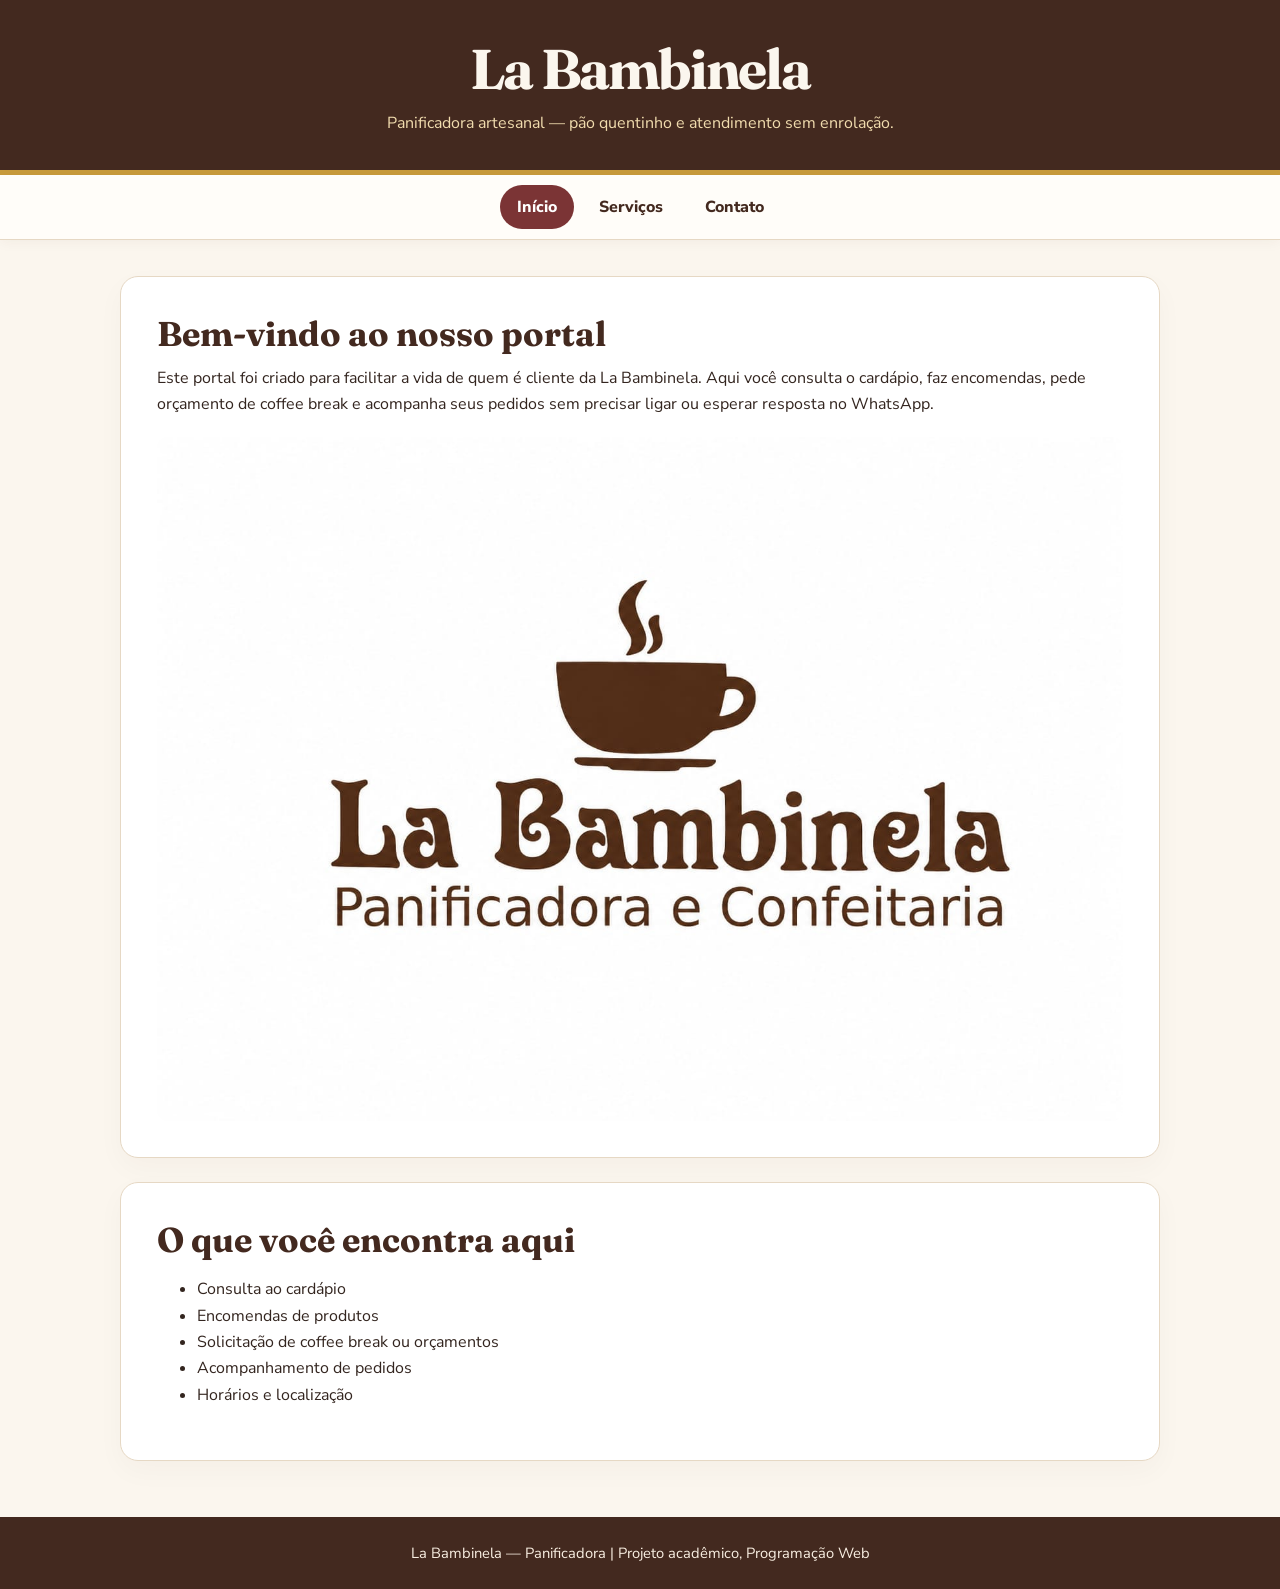
<file: index.html>
<!DOCTYPE html>
<html lang="pt-BR">
<head>
  <meta charset="UTF-8">
  <meta name="viewport" content="width=device-width, initial-scale=1.0">
  <title>La Bambinela | Portal de Serviços</title>
  <link rel="stylesheet" href="css/style.css">
  <link rel="preconnect" href="https://fonts.googleapis.com">
  <link href="https://fonts.googleapis.com/css2?family=Fraunces:opsz,wght@9..144,500;9..144,700&family=Nunito+Sans:wght@400;600;800&display=swap" rel="stylesheet">
</head>
<body>

  <header>
    <h1>La Bambinela</h1>
    <p>Panificadora artesanal — pão quentinho e atendimento sem enrolação.</p>
  </header>

  <nav>
    <a href="index.html" aria-current="page">Início</a>
    <a href="servicos.html">Serviços</a>
    <a href="contato.html">Contato</a>
  </nav>

  <main>
    <section>
      <h2>Bem-vindo ao nosso portal</h2>
      <p>Este portal foi criado para facilitar a vida de quem é cliente da La Bambinela.
      Aqui você consulta o cardápio, faz encomendas, pede orçamento de coffee break e
      acompanha seus pedidos sem precisar ligar ou esperar resposta no WhatsApp.</p>
      <img src="img/padaria.jpg" alt="Balcão da padaria La Bambinela com pães e doces artesanais expostos">
    </section>

    <section>
      <h2>O que você encontra aqui</h2>
      <ul>
        <li>Consulta ao cardápio</li>
        <li>Encomendas de produtos</li>
        <li>Solicitação de coffee break ou orçamentos</li>
        <li>Acompanhamento de pedidos</li>
        <li>Horários e localização</li>
      </ul>
    </section>
  </main>

  <footer>
    <p>La Bambinela — Panificadora | Projeto acadêmico, Programação Web</p>
  </footer>

</body>
</html>
</file>
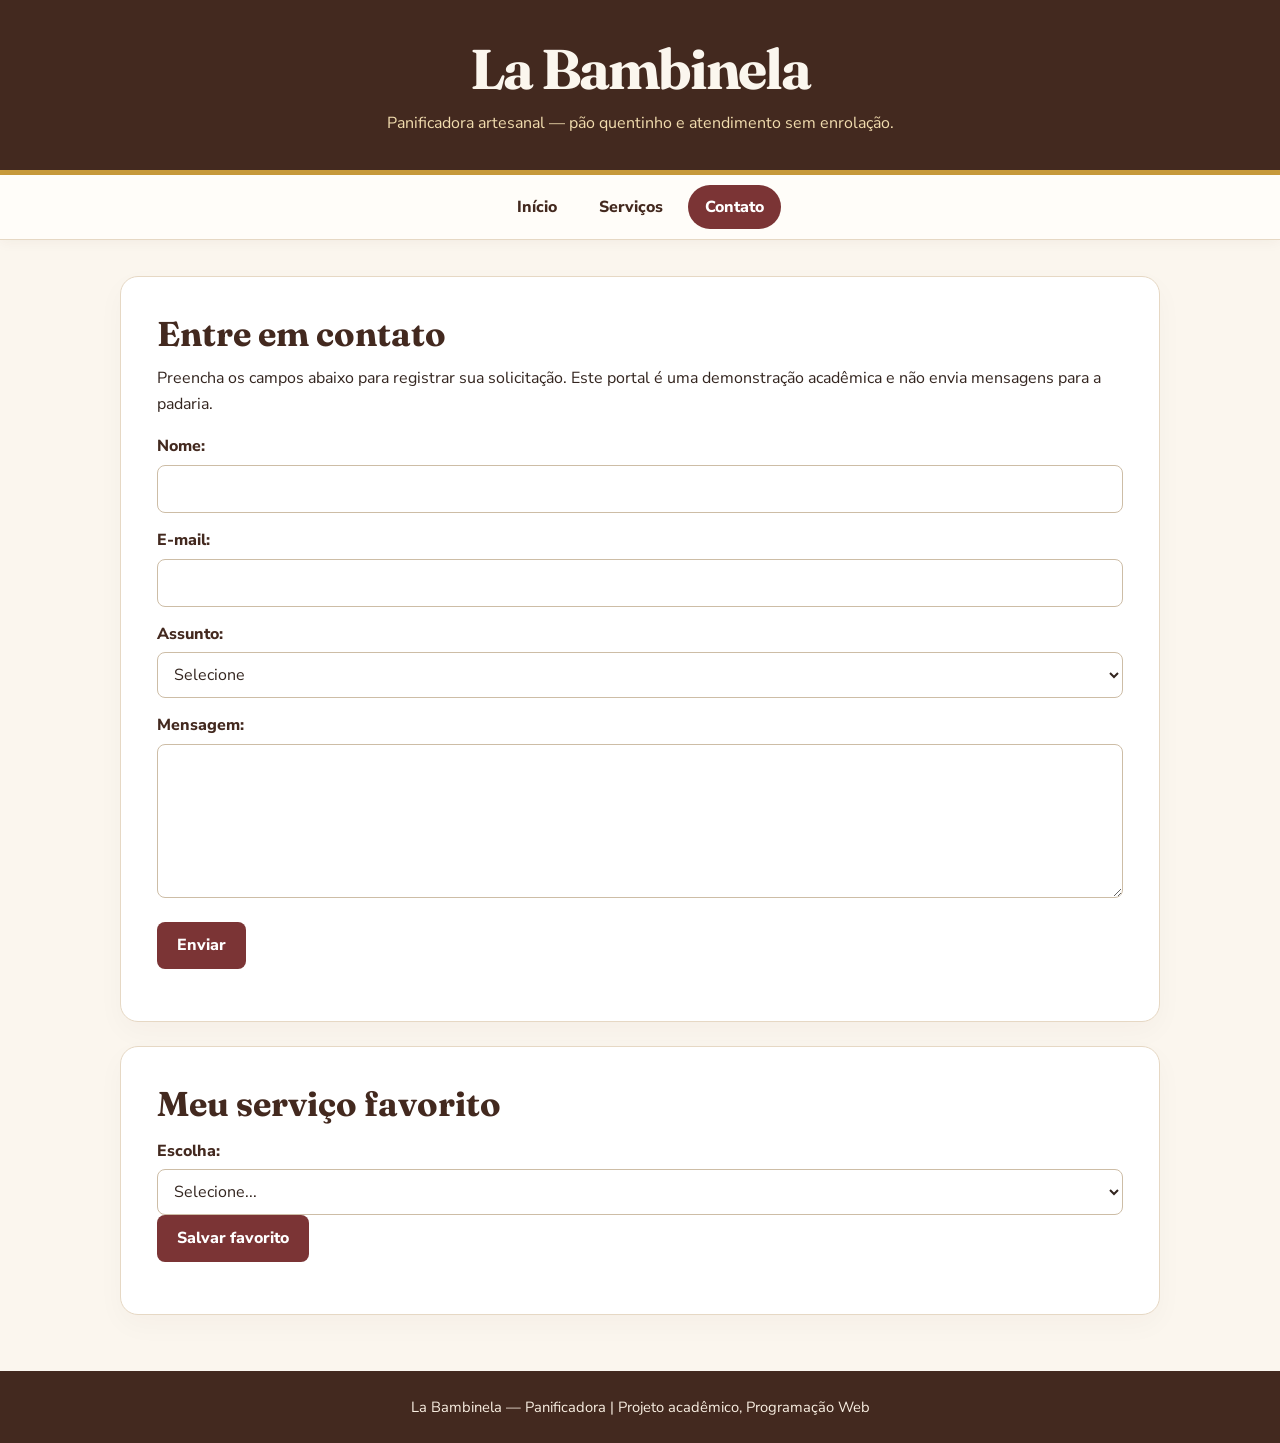
<file: contato.html>
<!DOCTYPE html>
<html lang="pt-BR">
<head>
  <meta charset="UTF-8">
  <meta name="viewport" content="width=device-width, initial-scale=1.0">
  <title>Contato | La Bambinela</title>
  <link rel="stylesheet" href="css/style.css">
  <link rel="preconnect" href="https://fonts.googleapis.com">
  <link href="https://fonts.googleapis.com/css2?family=Fraunces:opsz,wght@9..144,500;9..144,700&family=Nunito+Sans:wght@400;600;800&display=swap" rel="stylesheet">
</head>
<body>

  <header>
    <h1>La Bambinela</h1>
    <p>Panificadora artesanal — pão quentinho e atendimento sem enrolação.</p>
  </header>

  <nav>
    <a href="index.html">Início</a>
    <a href="servicos.html">Serviços</a>
    <a href="contato.html" aria-current="page">Contato</a>
  </nav>

  <main>
    <section>
      <h2>Entre em contato</h2>
      <p>Preencha os campos abaixo para registrar sua solicitação. Este portal é uma demonstração acadêmica e não envia mensagens para a padaria.</p>

      <form id="formContato">
        <label for="nome">Nome:</label>
        <input type="text" id="nome" name="nome" required>

        <label for="email">E-mail:</label>
        <input type="email" id="email" name="email" required>

        <label for="assunto">Assunto:</label>
        <select id="assunto" name="assunto" required>
          <option value="">Selecione</option>
          <option value="cardapio">Consulta ao cardápio</option>
          <option value="encomenda">Encomenda de produtos</option>
          <option value="coffee-break">Coffee break / orçamento</option>
          <option value="acompanhamento">Acompanhamento de pedido</option>
          <option value="horarios">Horários e localização</option>
        </select>

        <label for="mensagem">Mensagem:</label>
        <textarea id="mensagem" name="mensagem" rows="5" required></textarea>

        <button type="submit">Enviar</button>

        <p id="mensagemForm" aria-live="polite"></p>
      </form>
    </section>

    <section class="preferencia">
      <h2>Meu serviço favorito</h2>
      <label for="servicoFavorito">Escolha:</label>
      <select id="servicoFavorito">
        <option value="">Selecione...</option>
        <option value="cardapio">Cardápio</option>
        <option value="encomenda">Encomenda</option>
        <option value="coffee-break">Coffee break</option>
        <option value="acompanhamento">Acompanhamento de pedidos</option>
        <option value="horarios">Horários e localização</option>
      </select>

      <button id="btnSalvarFavorito" type="button">Salvar favorito</button>
      <p id="favoritoSalvo" aria-live="polite"></p>
    </section>
  </main>

  <footer>
    <p>La Bambinela — Panificadora | Projeto acadêmico, Programação Web</p>
  </footer>

  <script src="js/contato.js"></script>
</body>
</html>
</file>
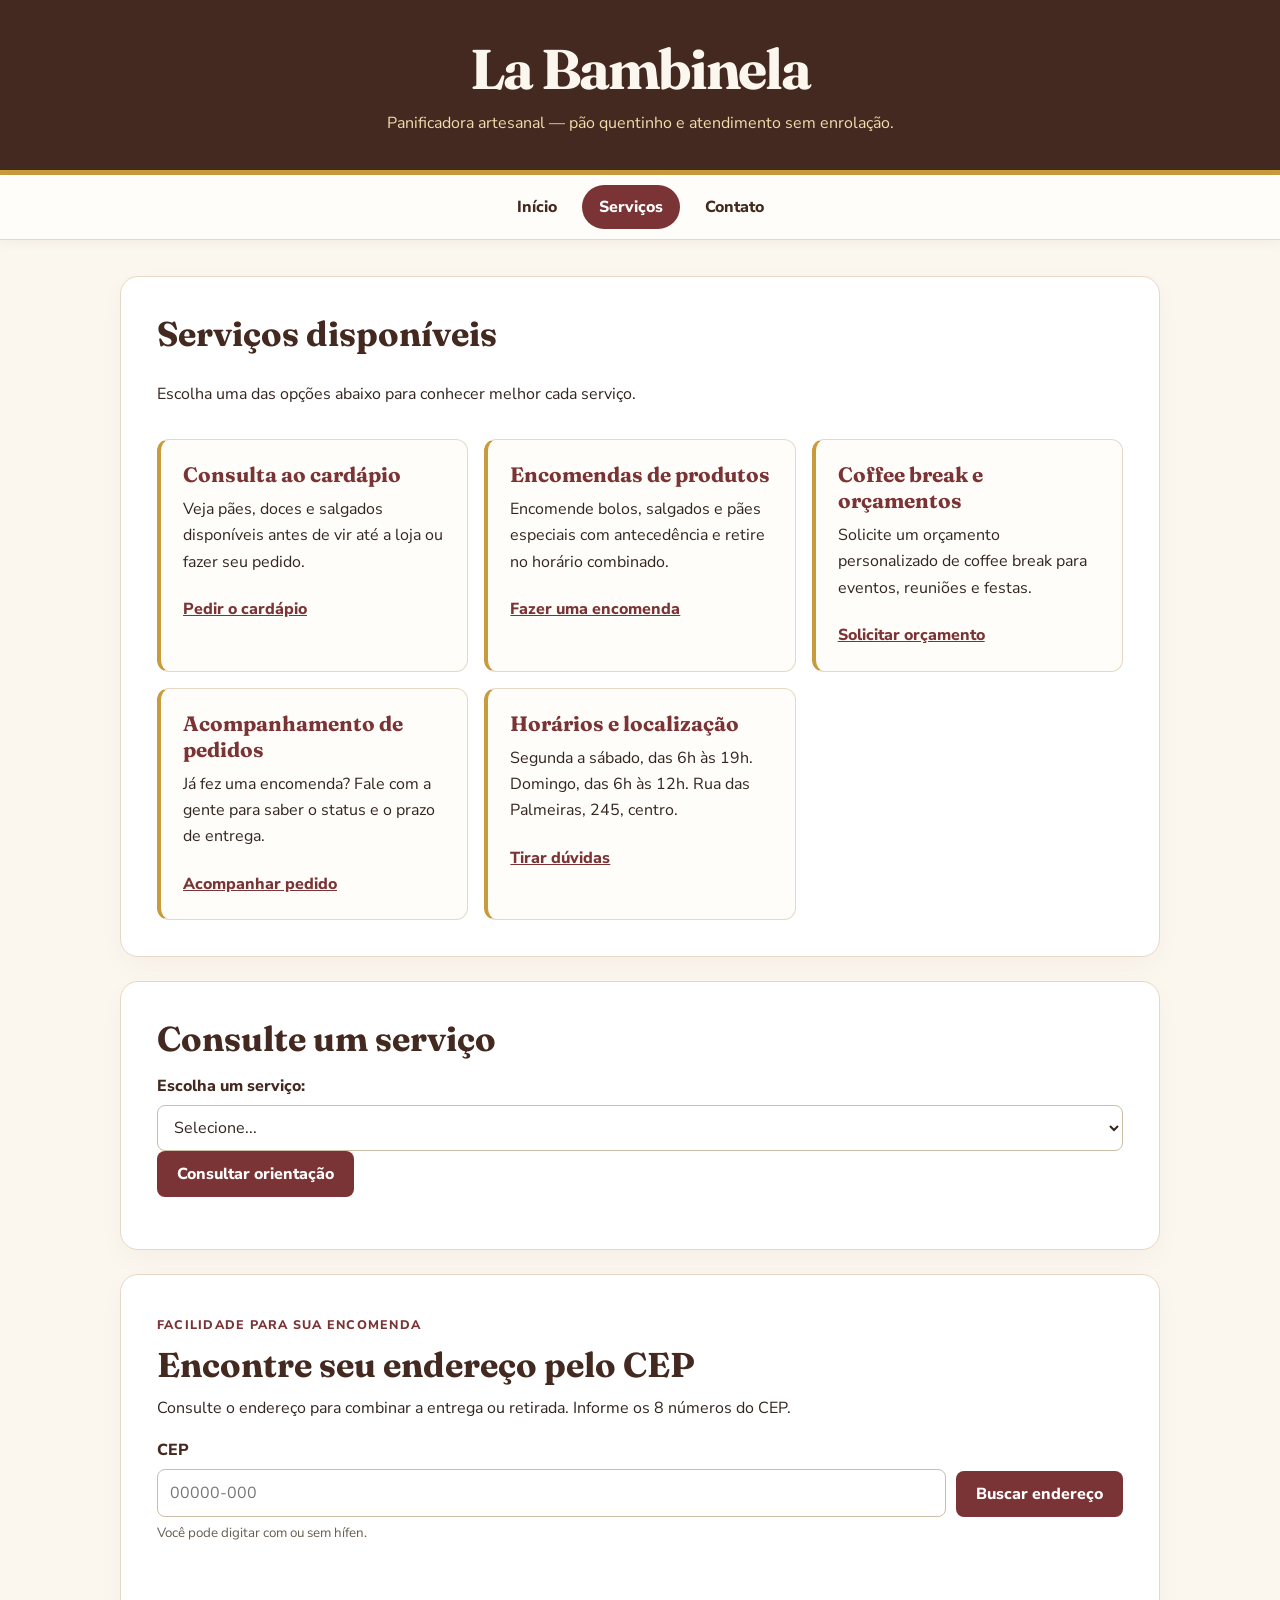
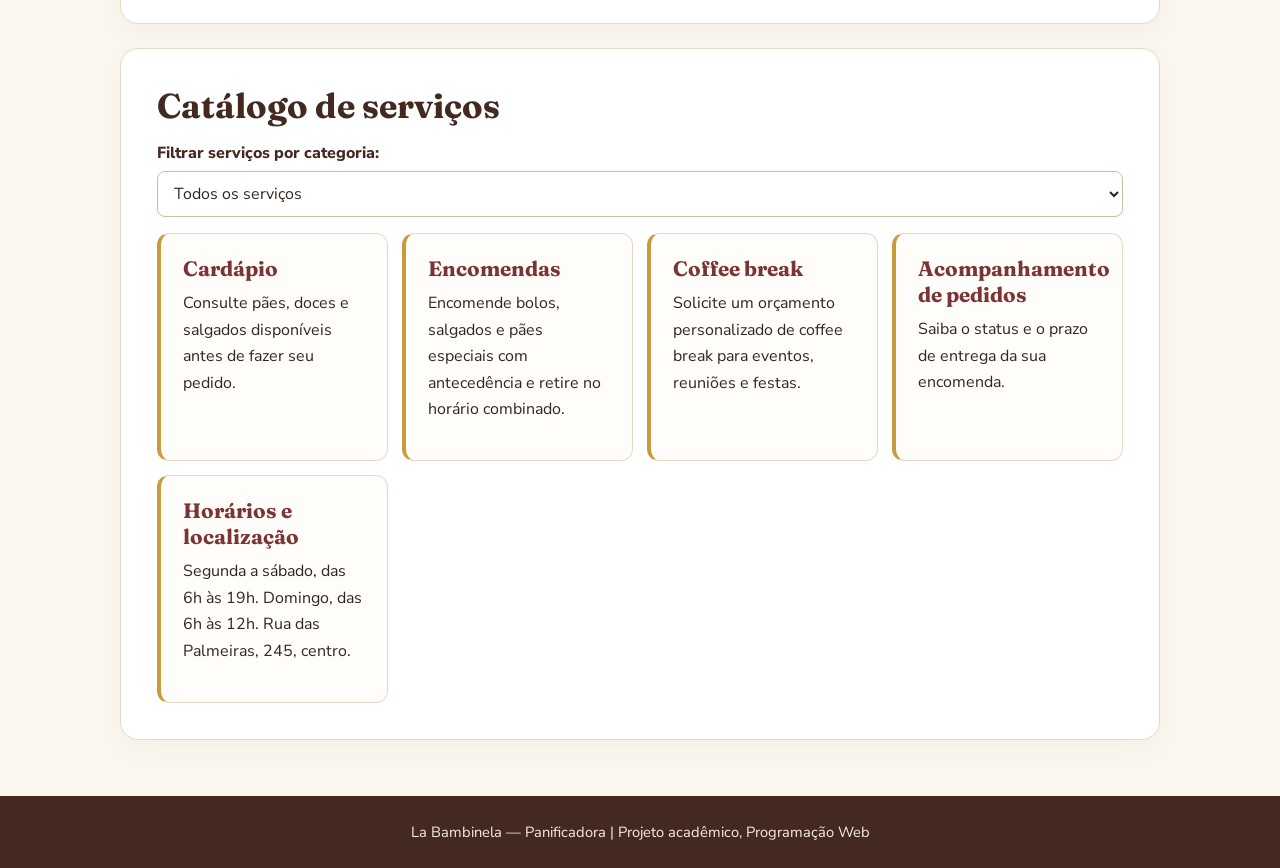
<file: servicos.html>
<!DOCTYPE html>
<html lang="pt-BR">
<head>
  <meta charset="UTF-8">
  <meta name="viewport" content="width=device-width, initial-scale=1.0">
  <title>Serviços | La Bambinela</title>
  <link rel="stylesheet" href="css/style.css">
  <link rel="preconnect" href="https://fonts.googleapis.com">
  <link href="https://fonts.googleapis.com/css2?family=Fraunces:opsz,wght@9..144,500;9..144,700&family=Nunito+Sans:wght@400;600;800&display=swap" rel="stylesheet">
</head>
<body>

  <header>
    <h1>La Bambinela</h1>
    <p>Panificadora artesanal — pão quentinho e atendimento sem enrolação.</p>
  </header>

  <nav>
    <a href="index.html">Início</a>
    <a href="servicos.html" aria-current="page">Serviços</a>
    <a href="contato.html">Contato</a>
  </nav>

  <main>
    <section class="container-servicos">
      <h2>Serviços disponíveis</h2>
      <p>Escolha uma das opções abaixo para conhecer melhor cada serviço.</p>

      <article>
        <h3>Consulta ao cardápio</h3>
        <p>Veja pães, doces e salgados disponíveis antes de vir até a loja ou fazer seu pedido.</p>
        <a href="contato.html">Pedir o cardápio</a>
      </article>

      <article>
        <h3>Encomendas de produtos</h3>
        <p>Encomende bolos, salgados e pães especiais com antecedência e retire no horário combinado.</p>
        <a href="contato.html">Fazer uma encomenda</a>
      </article>

      <article>
        <h3>Coffee break e orçamentos</h3>
        <p>Solicite um orçamento personalizado de coffee break para eventos, reuniões e festas.</p>
        <a href="contato.html">Solicitar orçamento</a>
      </article>

      <article>
        <h3>Acompanhamento de pedidos</h3>
        <p>Já fez uma encomenda? Fale com a gente para saber o status e o prazo de entrega.</p>
        <a href="contato.html">Acompanhar pedido</a>
      </article>

      <article>
        <h3>Horários e localização</h3>
        <p>Segunda a sábado, das 6h às 19h. Domingo, das 6h às 12h. Rua das Palmeiras, 245, centro.</p>
        <a href="contato.html">Tirar dúvidas</a>
      </article>
    </section>

    <section class="consulta-servico">
      <h2>Consulte um serviço</h2>

      <label for="servico">Escolha um serviço:</label>
      <select id="servico">
        <option value="">Selecione...</option>
        <option value="cardapio">Cardápio</option>
        <option value="encomenda">Encomenda</option>
        <option value="coffee-break">Coffee break</option>
      </select>

      <button id="btnConsultar" type="button">Consultar orientação</button>

      <p id="resultado" aria-live="polite"></p>
    </section>

    <section class="consulta-cep" aria-labelledby="tituloCep">
      <span class="eyebrow">Facilidade para sua encomenda</span>
      <h2 id="tituloCep">Encontre seu endereço pelo CEP</h2>
      <p>Consulte o endereço para combinar a entrega ou retirada. Informe os 8 números do CEP.</p>
      <form id="formCep" novalidate>
        <label for="cep">CEP</label>
        <div class="cep-controles">
          <input id="cep" name="cep" type="text" inputmode="numeric" autocomplete="postal-code" maxlength="9" placeholder="00000-000" aria-describedby="ajudaCep statusCep">
          <button id="btnBuscarCep" type="submit">Buscar endereço</button>
        </div>
        <small id="ajudaCep" class="texto-ajuda">Você pode digitar com ou sem hífen.</small>
      </form>
      <p id="statusCep" class="status" role="status" aria-live="polite"></p>
      <div id="resultadoCep" class="resultado-cep" aria-live="polite"></div>
    </section>

    <section>
      <h2>Catálogo de serviços</h2>

      <label for="filtroCategoria">Filtrar serviços por categoria:</label>
      <select id="filtroCategoria">
        <option value="todos">Todos os serviços</option>
        <option value="produtos">Produtos</option>
        <option value="eventos">Eventos</option>
        <option value="atendimento">Atendimento</option>
      </select>

      <p id="mensagemFiltro" aria-live="polite"></p>

      <div id="listaServicos"></div>
    </section>
  </main>

  <footer>
    <p>La Bambinela — Panificadora | Projeto acadêmico, Programação Web</p>
  </footer>

  <script src="js/script.js"></script>
  <script src="js/cep.js"></script>
</body>
</html>
</file>
<file: css/style.css>
:root {
  color-scheme: light;
  --cafe: #43291f;
  --vinho: #7b3435;
  --dourado: #c89b3c;
  --creme: #fbf6ee;
  --texto: #33251f;
  --suave: #f5eee4;
  --borda: #e6d8c4;
}
* { box-sizing: border-box; }
html { scroll-behavior: smooth; }
body {
  margin: 0; background: var(--creme); color: var(--texto);
  font-family: "Nunito Sans", "Segoe UI", sans-serif; line-height: 1.65;
}
header {
  padding: 38px 24px 34px; text-align: center; color: var(--creme);
  background: var(--cafe); border-bottom: 5px solid var(--dourado);
}
header h1 { margin: 0; font: 700 clamp(2.2rem, 5vw, 3.5rem)/1.1 "Fraunces", Georgia, serif; letter-spacing: -.04em; }
header p { margin: 10px 0 0; color: #f1dcae; }
nav {
  position: sticky; top: 0; z-index: 5; display: flex; justify-content: center;
  flex-wrap: wrap; gap: 8px; padding: 10px 16px; background: #fffdf9;
  border-bottom: 1px solid var(--borda); box-shadow: 0 3px 12px #43291f0b;
}
nav a { padding: 9px 17px; border-radius: 999px; color: var(--cafe); text-decoration: none; font-weight: 800; }
nav a:hover, nav a[aria-current="page"] { color: white; background: var(--vinho); }
a { color: var(--vinho); }
a:focus-visible, button:focus-visible, input:focus-visible, select:focus-visible, textarea:focus-visible {
  outline: 3px solid var(--dourado); outline-offset: 3px;
}
main { width: min(100% - 32px, 1040px); margin: 36px auto 56px; }
section {
  margin: 0 0 24px; padding: clamp(22px, 4vw, 36px); background: #fff;
  border: 1px solid var(--borda); border-radius: 18px; box-shadow: 0 10px 28px #43291f08;
}
section h2 { margin: 0 0 10px; color: var(--cafe); font: 700 clamp(1.55rem, 3vw, 2.15rem)/1.2 "Fraunces", Georgia, serif; }
section h3, article h3 { margin: 0 0 8px; color: var(--vinho); font: 700 1.3rem/1.25 "Fraunces", Georgia, serif; }
p { margin-top: 0; }
img { display: block; max-width: 100%; height: auto; margin-top: 20px; border-radius: 12px; }
.container-servicos { display: grid; grid-template-columns: repeat(auto-fit, minmax(min(100%, 260px), 1fr)); gap: 16px; }
.container-servicos > h2, .container-servicos > p { grid-column: 1 / -1; }
.container-servicos article, .card-servico {
  margin: 0; padding: 22px; border: 1px solid var(--borda); border-left: 4px solid var(--dourado);
  border-radius: 12px; background: #fffdf9;
}
.container-servicos article a { display: inline-block; margin-top: 5px; font-weight: 800; }
#listaServicos { display: grid; grid-template-columns: repeat(auto-fit, minmax(min(100%, 230px), 1fr)); gap: 14px; margin-top: 16px; }
#listaServicos .card-servico { margin: 0; }
.eyebrow { display: inline-block; margin-bottom: 8px; color: var(--vinho); font-size: .78rem; font-weight: 800; letter-spacing: .1em; text-transform: uppercase; }
label { display: block; margin: 14px 0 5px; color: var(--cafe); font-weight: 800; }
input, select, textarea {
  width: 100%; min-height: 46px; padding: 10px 12px; border: 1px solid #cdbda6; border-radius: 8px;
  background: #fff; color: var(--texto); font: inherit;
}
textarea { min-height: 130px; resize: vertical; }
input[aria-invalid="true"] { border-color: #a43131; }
button {
  min-height: 46px; padding: 10px 20px; border: 0; border-radius: 8px; background: var(--vinho);
  color: #fff; cursor: pointer; font: inherit; font-weight: 800; transition: background .15s ease, transform .15s ease;
}
button:hover:not(:disabled) { background: #5f2729; transform: translateY(-1px); }
button:disabled { cursor: wait; opacity: .72; }
.cep-controles { display: grid; grid-template-columns: minmax(150px, 1fr) auto; gap: 10px; align-items: end; }
.texto-ajuda { display: block; margin-top: 6px; color: #675c50; }
.status { min-height: 1.6em; margin: 16px 0 0; font-weight: 800; }
.resultado-cep:empty { display: none; }
.dados-endereco { display: grid; grid-template-columns: minmax(100px, .35fr) 1fr; gap: 7px 16px; margin: 8px 0 0; padding: 16px; border-radius: 10px; background: var(--suave); }
.dados-endereco dt { font-weight: 800; color: var(--cafe); }
.dados-endereco dd { margin: 0; }
form button { margin-top: 16px; }
.cep-controles button { margin: 0; }
footer { padding: 24px 16px; color: #f8eee1; background: var(--cafe); text-align: center; font-size: .92rem; }
footer p { margin: 0; }
@media (max-width: 560px) {
  header { padding: 30px 18px; }
  main { width: min(100% - 22px, 1040px); margin-top: 20px; }
  nav { gap: 2px; }
  nav a { padding: 8px 12px; }
  .cep-controles { grid-template-columns: 1fr; }
  .dados-endereco { grid-template-columns: 1fr; gap: 0; }
  .dados-endereco dd { margin: 0 0 10px; }
}
@media (prefers-reduced-motion: reduce) {
  *, *::before, *::after { scroll-behavior: auto !important; transition-duration: .01ms !important; }
}
</file>
